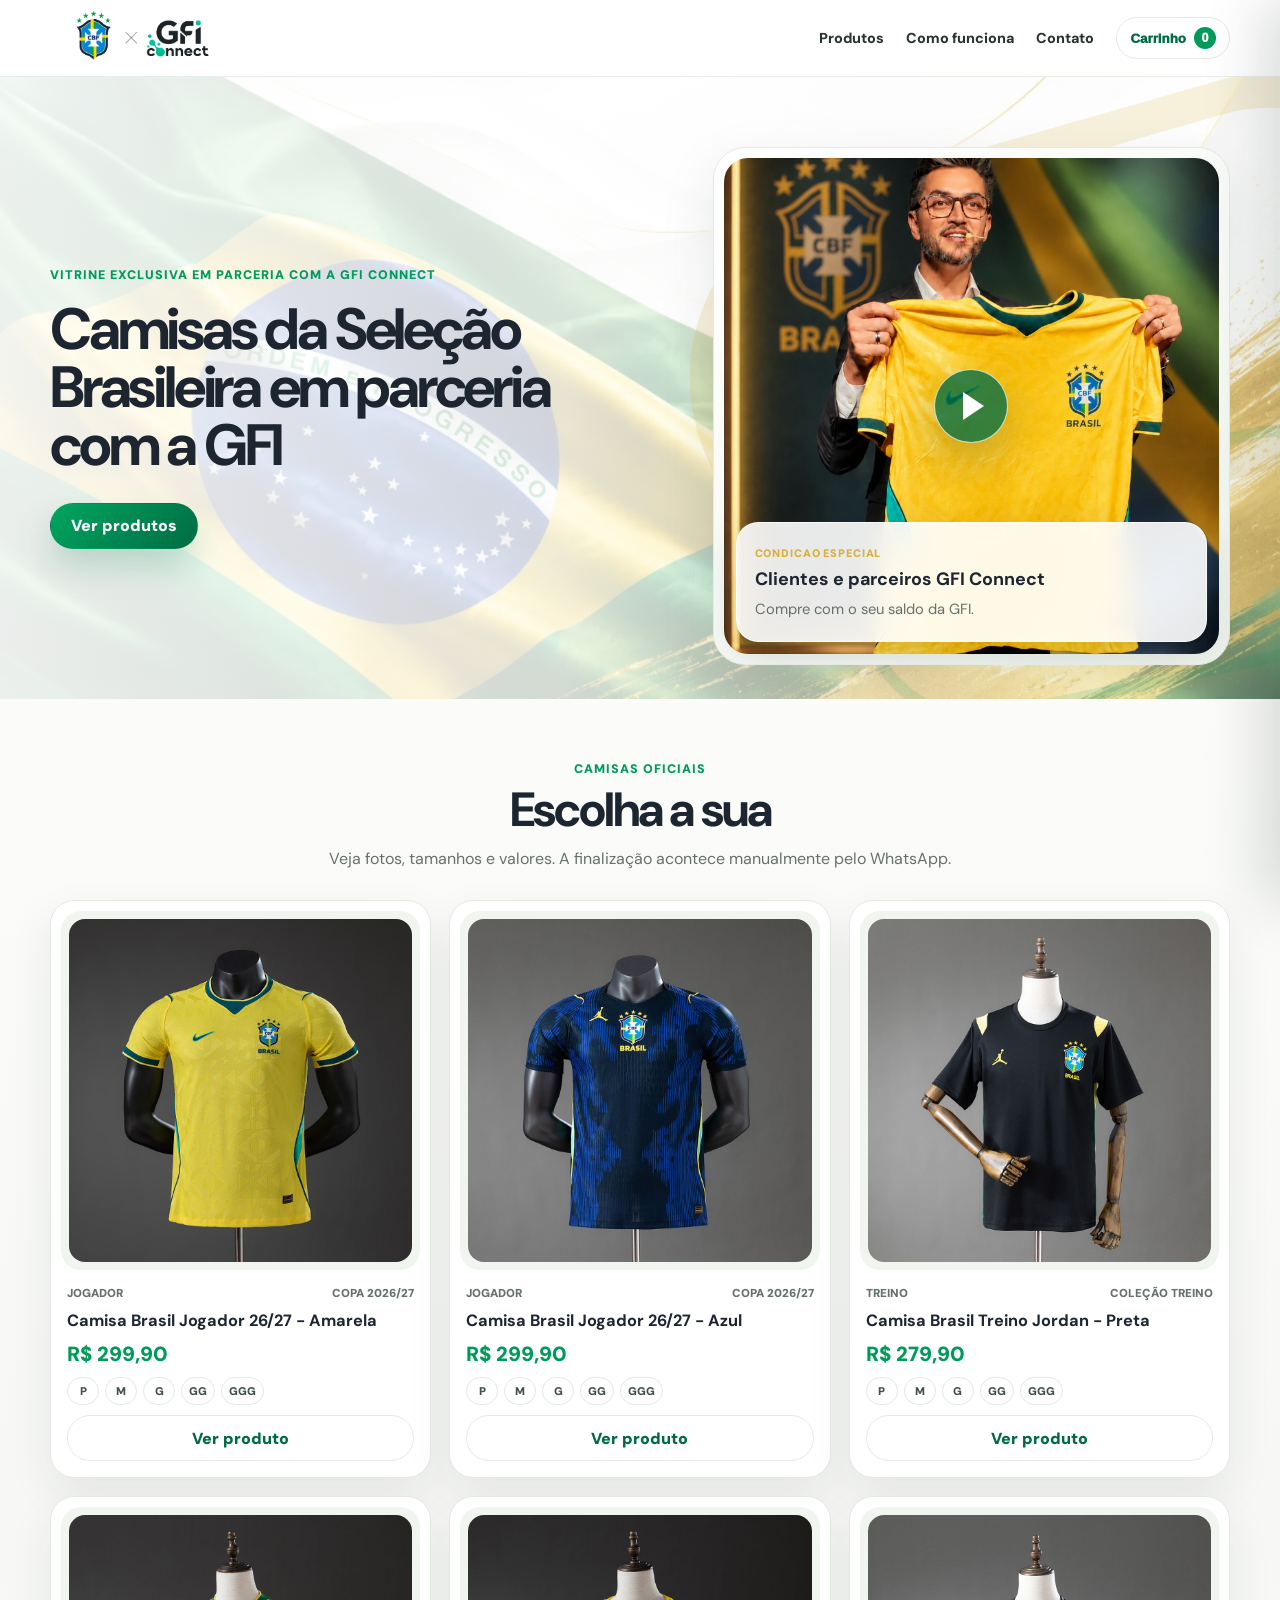
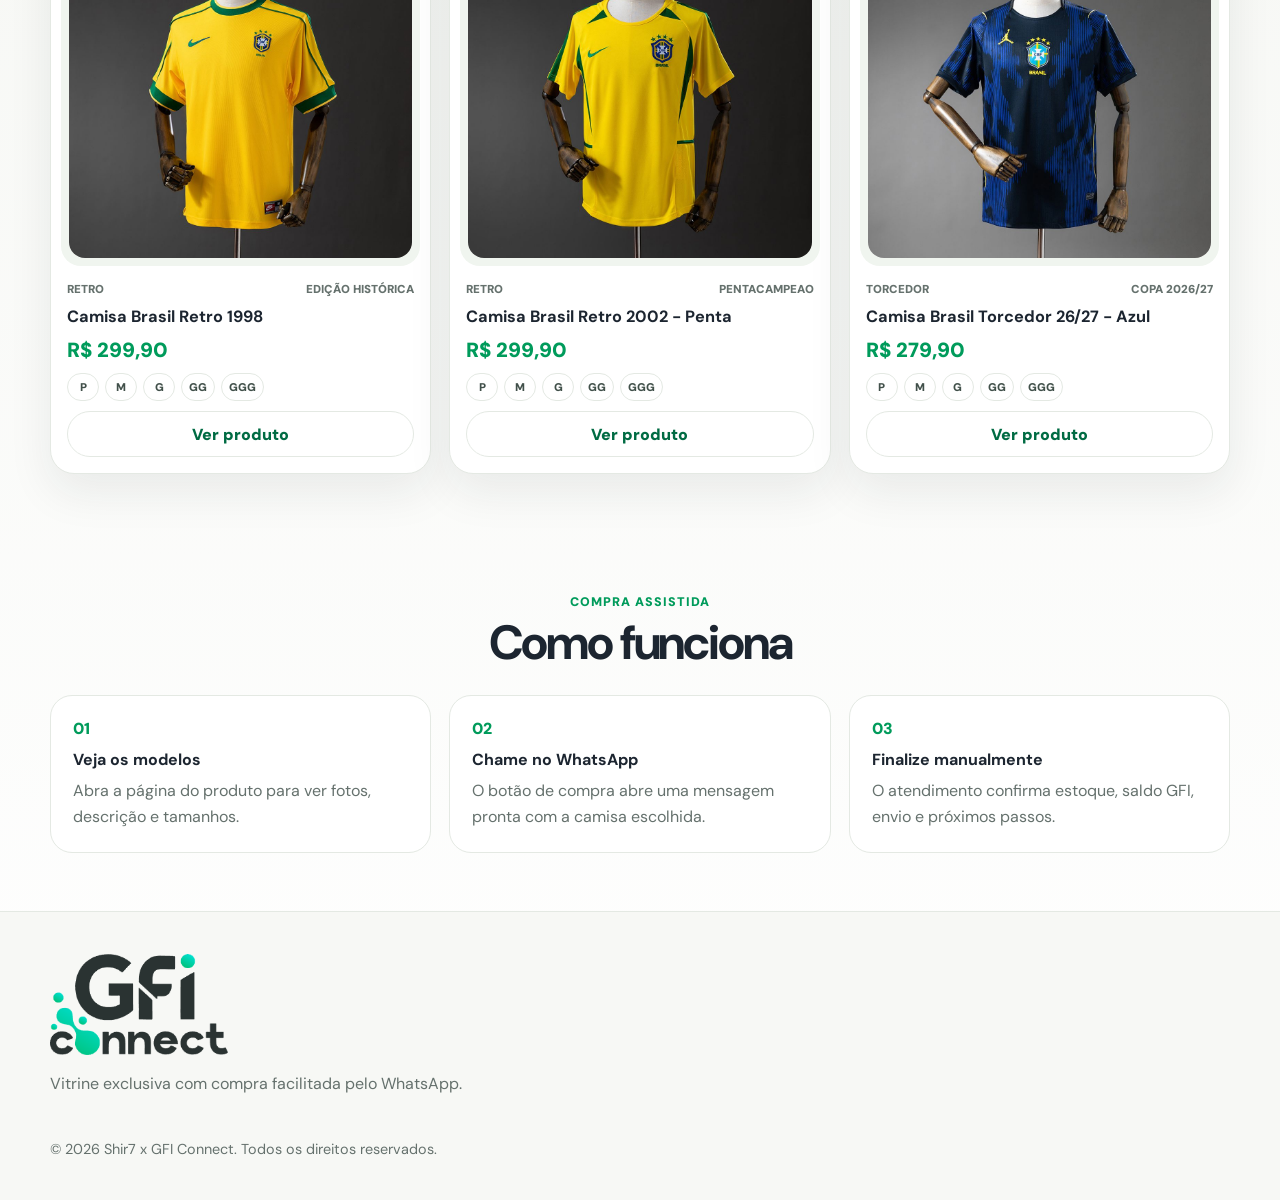
<file: index.html>
<!DOCTYPE html>
<html lang="pt-BR">
  <head>
    <meta charset="UTF-8" />
    <meta name="viewport" content="width=device-width, initial-scale=1.0" />
    <meta
      name="description"
      content="Vitrine exclusiva de camisas em parceria com a GFI Connect. Produtos selecionados e atendimento pelo WhatsApp."
    />
    <title>Camisas do Brasil com saldo GFI</title>
    <meta property="og:title" content="Camisas do Brasil com saldo GFI" />
    <meta
      property="og:description"
      content="Vitrine exclusiva de camisas em parceria com a GFI Connect. Compre pelo WhatsApp usando saldo GFI."
    />
    <meta property="og:image" content="https://gficamisasbrasil.github.io/site/assets/logos/favicon.png?v=2" />
    <meta property="og:url" content="https://gficamisasbrasil.github.io/site/" />
    <meta property="og:type" content="website" />
    <meta name="twitter:card" content="summary_large_image" />
    <meta name="twitter:title" content="Camisas do Brasil com saldo GFI" />
    <meta
      name="twitter:description"
      content="Vitrine exclusiva de camisas em parceria com a GFI Connect. Compre pelo WhatsApp usando saldo GFI."
    />
    <meta name="twitter:image" content="https://gficamisasbrasil.github.io/site/assets/logos/favicon.png?v=2" />
    <link rel="icon" type="image/png" href="assets/logos/favicon.png?v=2" />
    <link rel="shortcut icon" href="favicon.ico?v=2" />
    <link rel="preconnect" href="https://fonts.googleapis.com" />
    <link rel="preconnect" href="https://fonts.gstatic.com" crossorigin />
    <link
      href="https://fonts.googleapis.com/css2?family=DM+Sans:ital,opsz,wght@0,9..40,400;0,9..40,500;0,9..40,600;0,9..40,700;1,9..40,400&display=swap"
      rel="stylesheet"
    />
    <link rel="stylesheet" href="css/styles.css" />
  </head>
  <body>
    <a class="skip-link" href="#produtos">Ir para os produtos</a>

    <header class="site-header">
      <div class="container site-header__inner">
        <a class="brand" href="index.html" aria-label="Pagina inicial">
          <img src="assets/logos/gfi-cbf-menu-banner-transparent.png" alt="CBF e GFI Connect" width="300" height="92" />
        </a>
        <button class="nav-toggle" type="button" aria-label="Abrir menu" aria-expanded="false">
          <span></span><span></span><span></span>
        </button>
        <nav class="site-nav" aria-label="Navegacao principal">
          <a href="#produtos">Produtos</a>
          <a href="#como-funciona">Como funciona</a>
          <a href="#contato">Contato</a>
          <button class="cart-button" type="button" data-cart-open>
            Carrinho <span data-cart-count>0</span>
          </button>
        </nav>
      </div>
    </header>

    <main>
      <section id="inicio" class="hero" aria-labelledby="hero-title">
        <div class="container hero-grid">
          <div class="hero-copy">
            <span class="eyebrow">Vitrine exclusiva em parceria com a GFI Connect</span>
            <h1 id="hero-title">Camisas da Seleção Brasileira em parceria com a GFI</h1>
            <div class="hero-actions">
              <a class="btn btn--primary" href="#produtos">Ver produtos</a>
            </div>
          </div>

          <div class="hero-panel" aria-label="Parceria GFI Connect e CBF">
            <video
              id="hero-video"
              class="hero-panel__video"
              src="Videos/WhatsApp Video 2026-05-26 at 11.41.42.mp4"
              poster="assets/hero/hero-video-poster.png"
              playsinline
              preload="metadata"
              aria-label="Video da parceria GFI"
            ></video>
            <button class="hero-video-play" type="button" aria-label="Iniciar video">
              <span></span>
            </button>
            <div class="hero-panel__content">
              <span>Condicao especial</span>
              <strong>Clientes e parceiros GFI Connect</strong>
              <p>Compre com o seu saldo da GFI.</p>
            </div>
          </div>
        </div>
      </section>

      <section id="produtos" class="section section--products">
        <div class="container">
          <header class="section-header">
            <span class="section-kicker">Camisas oficiais</span>
            <h2 class="section-title">Escolha a sua</h2>
            <p class="section-lead section-lead--center">
              Veja fotos, tamanhos e valores. A finalização acontece manualmente pelo WhatsApp.
            </p>
          </header>
          <div id="products-grid" class="products-grid" aria-live="polite" aria-busy="true"></div>
        </div>
      </section>

      <section id="como-funciona" class="section section--steps">
        <div class="container">
          <header class="section-header">
            <span class="section-kicker">Compra assistida</span>
            <h2 class="section-title">Como funciona</h2>
          </header>
          <div class="steps-grid">
            <article class="step-card">
              <span>01</span>
              <h3>Veja os modelos</h3>
              <p>Abra a página do produto para ver fotos, descrição e tamanhos.</p>
            </article>
            <article class="step-card">
              <span>02</span>
              <h3>Chame no WhatsApp</h3>
              <p>O botão de compra abre uma mensagem pronta com a camisa escolhida.</p>
            </article>
            <article class="step-card">
              <span>03</span>
              <h3>Finalize manualmente</h3>
              <p>O atendimento confirma estoque, saldo GFI, envio e próximos passos.</p>
            </article>
          </div>
        </div>
      </section>

    </main>

    <footer id="contato" class="site-footer">
      <div class="container site-footer__grid">
        <div>
          <img src="assets/logos/gfi-connect-footer.png" alt="GFI Connect" class="footer-logo" width="180" />
          <p>Vitrine exclusiva com compra facilitada pelo WhatsApp.</p>
        </div>
      </div>
      <div class="container site-footer__bottom">
        <p>&copy; <span id="footer-year"></span> Shir7 x GFI Connect. Todos os direitos reservados.</p>
      </div>
    </footer>

    <aside id="cart-panel" class="cart-panel" aria-label="Carrinho de compras">
      <div class="cart-panel__header">
        <h2>Carrinho</h2>
        <button type="button" data-cart-close aria-label="Fechar carrinho">×</button>
      </div>
      <div id="cart-items" class="cart-items"></div>
      <div class="cart-panel__footer">
        <p>Total: <strong id="cart-total">R$ 0,00</strong></p>
        <a id="cart-checkout" class="btn btn--whatsapp" href="#" target="_blank" rel="noopener noreferrer">
          Finalizar pelo WhatsApp
        </a>
        <button id="cart-clear" class="cart-clear" type="button">Limpar carrinho</button>
      </div>
    </aside>

    <script type="module" src="js/app.js"></script>
  </body>
</html>
</file>
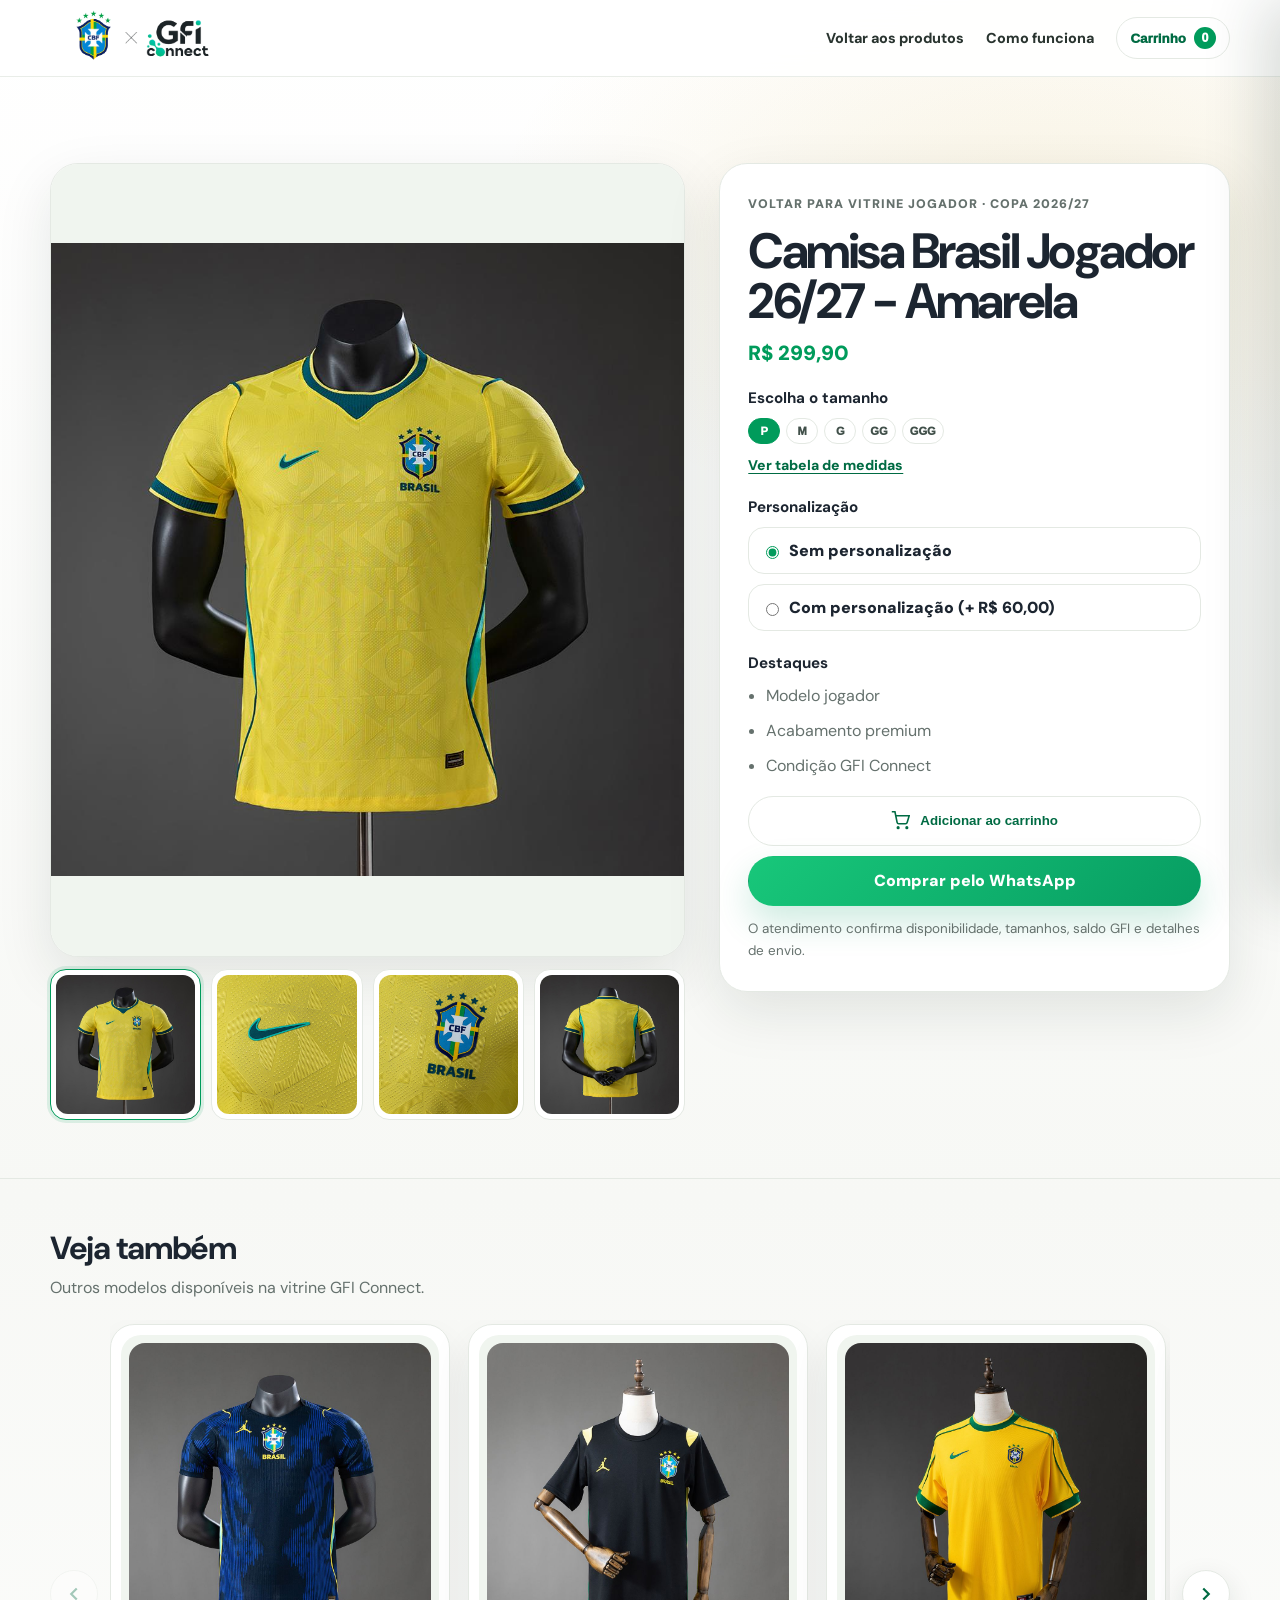
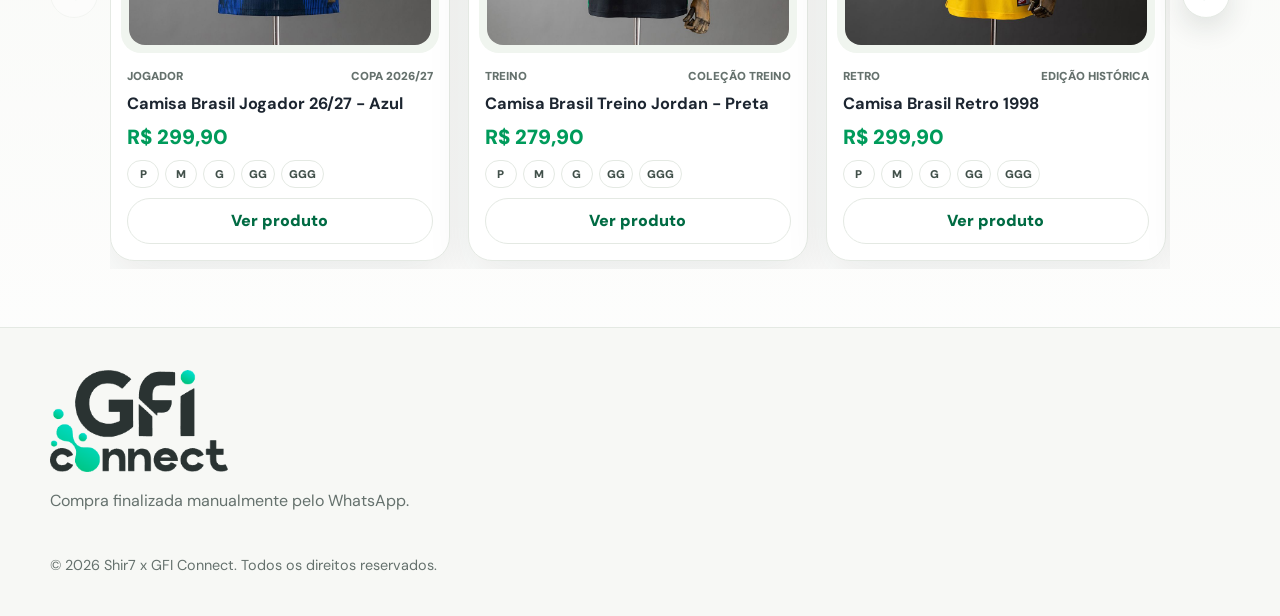
<file: produto.html>
<!doctype html>
<html lang="pt-BR">
  <head>
    <meta charset="UTF-8" />
    <meta name="viewport" content="width=device-width, initial-scale=1.0" />
    <meta
      name="description"
      content="Detalhes da camisa selecionada na vitrine GFI Connect, com fotos, tamanhos e compra pelo WhatsApp."
    />
    <title>Camisas do Brasil com saldo GFI</title>
    <meta property="og:title" content="Camisas do Brasil com saldo GFI" />
    <meta
      property="og:description"
      content="Vitrine exclusiva de camisas em parceria com a GFI Connect. Compre pelo WhatsApp usando saldo GFI."
    />
    <meta property="og:image" content="https://gficamisasbrasil.github.io/site/assets/logos/favicon.png?v=2" />
    <meta property="og:url" content="https://gficamisasbrasil.github.io/site/" />
    <meta property="og:type" content="website" />
    <meta name="twitter:card" content="summary_large_image" />
    <meta name="twitter:title" content="Camisas do Brasil com saldo GFI" />
    <meta
      name="twitter:description"
      content="Vitrine exclusiva de camisas em parceria com a GFI Connect. Compre pelo WhatsApp usando saldo GFI."
    />
    <meta name="twitter:image" content="https://gficamisasbrasil.github.io/site/assets/logos/favicon.png?v=2" />
    <link rel="icon" type="image/png" href="assets/logos/favicon.png?v=2" />
    <link rel="shortcut icon" href="favicon.ico?v=2" />
    <link rel="preconnect" href="https://fonts.googleapis.com" />
    <link rel="preconnect" href="https://fonts.gstatic.com" crossorigin />
    <link
      href="https://fonts.googleapis.com/css2?family=DM+Sans:ital,opsz,wght@0,9..40,400;0,9..40,500;0,9..40,600;0,9..40,700;1,9..40,400&display=swap"
      rel="stylesheet"
    />
    <link rel="stylesheet" href="css/styles.css" />
  </head>
  <body>
    <header class="site-header">
      <div class="container site-header__inner">
        <a class="brand" href="index.html" aria-label="Voltar para a vitrine">
          <img
            src="assets/logos/gfi-cbf-menu-banner-transparent.png"
            alt="CBF e GFI Connect"
            width="300"
            height="92"
          />
        </a>
        <nav
          class="site-nav site-nav--simple"
          aria-label="Navegacao do produto"
        >
          <a href="index.html#produtos">Voltar aos produtos</a>
          <a href="index.html#como-funciona">Como funciona</a>
          <button class="cart-button" type="button" data-cart-open>
            Carrinho <span data-cart-count>0</span>
          </button>
        </nav>
      </div>
    </header>

    <main class="product-page">
      <section class="section">
        <div class="container product-detail">
          <div class="product-gallery">
            <div class="product-gallery__main">
              <img id="product-main-image" src="" alt="" />
            </div>
            <div
              id="product-thumbs"
              class="product-thumbs"
              aria-label="Fotos do produto"
            ></div>
          </div>

          <article class="product-info">
            <a class="back-link" href="index.html#produtos"
              >Voltar para vitrine</a
            >
            <span id="product-category" class="product-info__category"></span>
            <h1 id="product-title"></h1>
            <p id="product-price" class="product-info__price"></p>

            <div class="product-info__block">
              <h2>Escolha o tamanho</h2>
              <div
                id="product-sizes"
                class="size-list size-list--selectable"
              ></div>
              <button
                id="size-guide-open"
                class="size-guide-link"
                type="button"
                aria-haspopup="dialog"
                aria-controls="size-guide-modal"
              >
                Ver tabela de medidas
              </button>
            </div>

            <div class="product-info__block">
              <h2>Personalização</h2>
              <div
                class="custom-options"
                role="radiogroup"
                aria-label="Personalização da camisa"
              >
                <label>
                  <input type="radio" name="customization" value="no" checked />
                  Sem personalização
                </label>
                <label>
                  <input type="radio" name="customization" value="yes" />
                  Com personalização (+ R$ 60,00)
                </label>
              </div>
              <div id="custom-fields" class="custom-fields" hidden>
                <label>
                  Nome na camisa
                  <input
                    id="custom-name"
                    type="text"
                    placeholder="Ex.: Neymar Jr."
                    autocomplete="off"
                  />
                </label>
                <label>
                  Número
                  <input
                    id="custom-number"
                    type="text"
                    inputmode="numeric"
                    placeholder="Ex.: 10"
                    autocomplete="off"
                  />
                </label>
              </div>
            </div>

            <div class="product-info__block">
              <h2>Destaques</h2>
              <ul id="product-highlights" class="highlight-list"></ul>
            </div>

            <button
              id="product-add-cart"
              class="btn btn--ghost product-info__buy"
              type="button"
            >
              <svg
                aria-hidden="true"
                width="19"
                height="19"
                viewBox="0 0 24 24"
                fill="none"
                stroke="currentColor"
                stroke-width="2"
              >
                <circle cx="9" cy="21" r="1" />
                <circle cx="20" cy="21" r="1" />
                <path
                  d="M1 1h4l2.7 13.4a2 2 0 0 0 2 1.6h8.7a2 2 0 0 0 2-1.6L23 6H6"
                />
              </svg>
              Adicionar ao carrinho
            </button>
            <a
              id="product-buy"
              class="btn btn--whatsapp product-info__buy"
              href="https://wa.me/"
              target="_blank"
              rel="noopener noreferrer"
            >
              Comprar pelo WhatsApp
            </a>
            <p class="product-info__note">
              O atendimento confirma disponibilidade, tamanhos, saldo GFI e
              detalhes de envio.
            </p>
          </article>
        </div>
      </section>

      <section class="section section--related" aria-labelledby="related-products-title">
        <div class="container">
          <div class="section-heading">
            <h2 id="related-products-title">Veja também</h2>
            <p>Outros modelos disponíveis na vitrine GFI Connect.</p>
          </div>
          <div class="product-carousel">
            <button
              class="product-carousel__arrow product-carousel__arrow--prev"
              type="button"
              data-carousel-prev
              aria-label="Ver camisa anterior"
              disabled
            >
              <svg aria-hidden="true" width="22" height="22" viewBox="0 0 24 24" fill="none" stroke="currentColor" stroke-width="2.4">
                <path d="M15 18l-6-6 6-6" />
              </svg>
            </button>
            <div
              id="related-products"
              class="product-carousel__track"
              aria-label="Outros produtos"
              aria-busy="true"
              tabindex="0"
            ></div>
            <button
              class="product-carousel__arrow product-carousel__arrow--next"
              type="button"
              data-carousel-next
              aria-label="Ver próxima camisa"
            >
              <svg aria-hidden="true" width="22" height="22" viewBox="0 0 24 24" fill="none" stroke="currentColor" stroke-width="2.4">
                <path d="M9 18l6-6-6-6" />
              </svg>
            </button>
          </div>
        </div>
      </section>
    </main>

    <div
      id="size-guide-modal"
      class="modal"
      role="dialog"
      aria-modal="true"
      aria-labelledby="size-guide-title"
      hidden
    >
      <div class="modal__overlay" data-size-guide-close></div>
      <div class="modal__panel modal__panel--wide">
        <div class="modal__header">
          <h2 id="size-guide-title">Tabela de medidas</h2>
          <button
            class="modal__close"
            type="button"
            aria-label="Fechar tabela de medidas"
            data-size-guide-close
          >
            ×
          </button>
        </div>
        <div id="size-guide-content" class="modal__body"></div>
      </div>
    </div>

    <footer class="site-footer">
      <div class="container site-footer__grid">
        <div>
          <img
            src="assets/logos/gfi-connect-footer.png"
            alt="GFI Connect"
            class="footer-logo"
            width="180"
          />
          <p>Compra finalizada manualmente pelo WhatsApp.</p>
        </div>
      </div>
      <div class="container site-footer__bottom">
        <p>
          &copy; <span id="footer-year"></span> Shir7 x GFI Connect. Todos os
          direitos reservados.
        </p>
      </div>
    </footer>

    <aside id="cart-panel" class="cart-panel" aria-label="Carrinho de compras">
      <div class="cart-panel__header">
        <h2>Carrinho</h2>
        <button type="button" data-cart-close aria-label="Fechar carrinho">
          ×
        </button>
      </div>
      <div id="cart-items" class="cart-items"></div>
      <div class="cart-panel__footer">
        <p>Total: <strong id="cart-total">R$ 0,00</strong></p>
        <a
          id="cart-checkout"
          class="btn btn--whatsapp"
          href="#"
          target="_blank"
          rel="noopener noreferrer"
        >
          Finalizar pelo WhatsApp
        </a>
        <button id="cart-clear" class="cart-clear" type="button">
          Limpar carrinho
        </button>
      </div>
    </aside>

    <script type="module" src="js/product-page.js"></script>
  </body>
</html>
</file>
<file: css/styles.css>
:root {
  --bg: #f7f8f5;
  --surface: #ffffff;
  --surface-soft: #f0f5ef;
  --text: #1c2530;
  --muted: #65716d;
  --line: #e4e9e3;
  --green: #009b5b;
  --green-dark: #006b43;
  --gold: #d6af3f;
  --shadow: 0 20px 55px rgba(22, 42, 32, 0.1);
  --container: 1180px;
}

* {
  box-sizing: border-box;
}

html {
  scroll-behavior: smooth;
}

body {
  margin: 0;
  min-height: 100vh;
  font-family: "DM Sans", system-ui, -apple-system, BlinkMacSystemFont, "Segoe UI", sans-serif;
  color: var(--text);
  background:
    radial-gradient(900px 520px at 82% 10%, rgba(214, 175, 63, 0.14), transparent 62%),
    linear-gradient(180deg, #ffffff 0%, var(--bg) 54%, #ffffff 100%);
}

img,
video {
  display: block;
  max-width: 100%;
}

a {
  color: inherit;
  text-decoration: none;
}

.container {
  width: min(100% - 48px, var(--container));
  margin-inline: auto;
}

.skip-link {
  position: absolute;
  left: -999px;
  top: 16px;
  z-index: 100;
  padding: 10px 14px;
  border-radius: 999px;
  background: var(--green);
  color: #fff;
}

.skip-link:focus {
  left: 20px;
}

.site-header {
  position: sticky;
  top: 0;
  z-index: 50;
  background: rgba(255, 255, 255, 0.9);
  border-bottom: 1px solid rgba(228, 233, 227, 0.8);
  backdrop-filter: blur(18px);
}

.site-header__inner {
  min-height: 76px;
  display: flex;
  align-items: center;
  justify-content: space-between;
  gap: 26px;
}

.brand {
  display: inline-flex;
  align-items: center;
}

.brand img {
  width: 172px;
  height: auto;
}

.site-nav {
  display: flex;
  align-items: center;
  gap: 22px;
}

.site-nav a {
  color: #29342f;
  font-size: 0.9rem;
  font-weight: 800;
}

.site-nav a:hover {
  color: var(--green);
}

.nav-toggle {
  display: none;
  width: 42px;
  height: 42px;
  border: 1px solid var(--line);
  border-radius: 14px;
  background: #fff;
  cursor: pointer;
}

.nav-toggle span {
  display: block;
  width: 18px;
  height: 2px;
  margin: 4px auto;
  border-radius: 99px;
  background: var(--text);
}

.btn {
  min-height: 46px;
  display: inline-flex;
  align-items: center;
  justify-content: center;
  gap: 10px;
  padding: 0 20px;
  border: 1px solid transparent;
  border-radius: 999px;
  font-weight: 900;
  transition: transform 0.18s ease, box-shadow 0.18s ease, background 0.18s ease;
}

.btn:hover {
  transform: translateY(-2px);
}

.btn--sm {
  min-height: 38px;
  padding-inline: 16px;
  font-size: 0.85rem;
}

.btn--primary {
  color: #fff;
  background: linear-gradient(135deg, #00a660, var(--green-dark));
  box-shadow: 0 16px 35px rgba(0, 107, 67, 0.22);
}

.btn--ghost,
.btn--dark {
  color: var(--green-dark);
  background: #fff;
  border-color: var(--line);
}

.btn--dark {
  width: 100%;
}

.btn--whatsapp {
  width: 100%;
  color: #fff;
  background: linear-gradient(135deg, #18c77a, #079d62);
  box-shadow: 0 16px 35px rgba(7, 157, 98, 0.2);
}

.hero {
  position: relative;
  overflow: hidden;
  padding: 70px 0 34px;
  background:
    linear-gradient(90deg, rgba(255, 255, 255, 0.92) 0%, rgba(255, 255, 255, 0.82) 44%, rgba(255, 255, 255, 0.34) 100%),
    url("../assets/logos/hero-bg-cbf-gold.png") center right / cover no-repeat;
}

.hero::before,
.hero::after {
  content: "";
  position: absolute;
  pointer-events: none;
  border-radius: 999px;
}

.hero::before {
  width: 720px;
  height: 320px;
  right: -190px;
  top: 52px;
  border: 34px solid rgba(214, 175, 63, 0.18);
  transform: rotate(-16deg);
}

.hero::after {
  width: 520px;
  height: 210px;
  right: -120px;
  bottom: 8px;
  border: 12px solid rgba(0, 155, 91, 0.12);
  transform: rotate(-12deg);
}

.hero-grid {
  position: relative;
  z-index: 1;
  display: grid;
  grid-template-columns: minmax(0, 0.95fr) minmax(360px, 0.8fr);
  align-items: center;
  gap: 48px;
}

.eyebrow,
.section-kicker {
  display: inline-flex;
  align-items: center;
  color: var(--green);
  font-size: 0.78rem;
  font-weight: 1000;
  letter-spacing: 0.08em;
  text-transform: uppercase;
}

.hero h1 {
  max-width: 620px;
  margin: 16px 0 0;
  font-size: clamp(2.45rem, 4.55vw, 4.2rem);
  line-height: 1;
  letter-spacing: -0.055em;
}

.hero h1::first-line {
  color: var(--text);
}

.hero p {
  max-width: 590px;
  margin: 20px 0 0;
  color: var(--muted);
  font-size: 1.02rem;
  line-height: 1.75;
}

.hero-actions {
  display: flex;
  flex-wrap: wrap;
  gap: 12px;
  margin-top: 28px;
}

.hero-mini-benefits {
  display: flex;
  flex-wrap: wrap;
  gap: 18px;
  margin-top: 44px;
}

.hero-mini-benefits span {
  display: inline-flex;
  align-items: center;
  gap: 8px;
  color: #3f4b46;
  font-size: 0.84rem;
  font-weight: 800;
}

.hero-mini-benefits span::before {
  content: "";
  width: 9px;
  height: 9px;
  border: 2px solid var(--green);
  border-radius: 999px;
}

.hero-panel {
  position: relative;
  aspect-ratio: 1;
  overflow: hidden;
  padding: 10px;
  border: 1px solid var(--line);
  border-radius: 32px;
  background: linear-gradient(145deg, #ffffff, #f0f5ee);
  box-shadow: var(--shadow);
}

.hero-panel__video {
  width: 100%;
  height: 100%;
  object-fit: cover;
  border-radius: 24px;
  cursor: pointer;
}

.hero-video-play {
  position: absolute;
  top: 50%;
  left: 50%;
  z-index: 3;
  width: 74px;
  height: 74px;
  display: grid;
  place-items: center;
  border: 1px solid rgba(255, 255, 255, 0.72);
  border-radius: 999px;
  color: #fff;
  background: rgba(0, 107, 67, 0.78);
  box-shadow: 0 18px 45px rgba(0, 0, 0, 0.22);
  cursor: pointer;
  transform: translate(-50%, -50%);
}

.hero-video-play span {
  width: 0;
  height: 0;
  margin-left: 5px;
  border-top: 14px solid transparent;
  border-bottom: 14px solid transparent;
  border-left: 21px solid currentColor;
}

.hero-panel.is-playing .hero-video-play {
  opacity: 0;
  pointer-events: none;
}

.hero-panel__content {
  position: absolute;
  right: 22px;
  bottom: 22px;
  left: 22px;
  padding: 18px;
  border: 1px solid rgba(255, 255, 255, 0.74);
  border-radius: 22px;
  background: rgba(255, 255, 255, 0.9);
  box-shadow: 0 14px 40px rgba(17, 40, 28, 0.16);
  backdrop-filter: blur(14px);
}

.hero-panel__content span {
  color: var(--gold);
  font-size: 0.68rem;
  font-weight: 1000;
  letter-spacing: 0.08em;
  text-transform: uppercase;
}

.hero-panel__content strong {
  display: block;
  margin-top: 5px;
  color: var(--text);
  font-size: 1.12rem;
}

.hero-panel__content p {
  margin: 6px 0 0;
  color: var(--muted);
  font-size: 0.92rem;
}

.section {
  padding: 58px 0;
}

.section--compact {
  padding: 30px 0;
}

.section-header {
  max-width: 740px;
  margin: 0 auto 28px;
  text-align: center;
}

.section-title {
  margin: 8px 0 0;
  font-size: clamp(2rem, 4vw, 3rem);
  line-height: 1;
  letter-spacing: -0.045em;
}

.section-lead {
  margin: 12px 0 0;
  color: var(--muted);
  line-height: 1.65;
}

.section-lead--center {
  margin-inline: auto;
}

.benefit-grid,
.trust-row,
.steps-grid {
  display: grid;
  gap: 18px;
}

.benefit-grid {
  grid-template-columns: repeat(3, 1fr);
  padding: 22px;
  border: 1px solid var(--line);
  border-radius: 24px;
  background: rgba(255, 255, 255, 0.78);
  box-shadow: var(--shadow);
}

.benefit-card,
.step-card,
.trust-row article {
  padding: 22px;
  border: 1px solid var(--line);
  border-radius: 22px;
  background: var(--surface);
}

.benefit-card span,
.step-card span {
  color: var(--green);
  font-weight: 1000;
}

.benefit-card h3,
.step-card h3,
.trust-row h3 {
  margin: 10px 0 8px;
  font-size: 1rem;
}

.benefit-card p,
.step-card p,
.trust-row p {
  margin: 0;
  color: var(--muted);
  line-height: 1.6;
}

.products-grid {
  display: grid;
  grid-template-columns: repeat(3, minmax(220px, 1fr));
  gap: 18px;
}

.product-card {
  overflow: hidden;
  border: 1px solid var(--line);
  border-radius: 24px;
  background: var(--surface);
  box-shadow: 0 18px 45px rgba(22, 42, 32, 0.08);
}

.product-card__media {
  position: relative;
  display: block;
  width: calc(100% - 20px);
  aspect-ratio: 1;
  margin: 10px auto 0;
  padding: 8px;
  border-radius: 20px;
  background: var(--surface-soft);
}

.product-card__media img {
  width: 100%;
  height: 100%;
  object-fit: contain;
  border-radius: 16px;
  background: #f6f6f3;
}

.product-card__body {
  display: grid;
  gap: 10px;
  padding: 16px;
}

.product-card__meta {
  display: flex;
  justify-content: space-between;
  gap: 8px;
  color: var(--muted);
  font-size: 0.72rem;
  font-weight: 1000;
  text-transform: uppercase;
}

.product-card__title {
  margin: 0;
  font-size: 1.02rem;
  line-height: 1.22;
}

.product-card__price,
.product-info__price {
  margin: 0;
  color: var(--green);
  font-size: 1.28rem;
  font-weight: 1000;
}

.size-list {
  display: flex;
  flex-wrap: nowrap;
  gap: 6px;
}

.size-chip {
  min-width: 32px;
  padding: 6px 7px;
  border: 1px solid var(--line);
  border-radius: 999px;
  color: #41504a;
  background: #fff;
  font-size: 0.7rem;
  font-weight: 1000;
  text-align: center;
}

.size-chip--button {
  cursor: pointer;
  transition: 0.16s ease;
}

.size-chip--button:hover,
.size-chip--button.is-active {
  color: #fff;
  background: var(--green);
  border-color: var(--green);
}

.whatsapp-strip {
  min-height: 82px;
  display: grid;
  grid-template-columns: auto 1fr auto;
  align-items: center;
  gap: 20px;
  padding: 20px 26px;
  border: 1px solid var(--line);
  border-radius: 22px;
  background: var(--surface);
  box-shadow: var(--shadow);
}

.whatsapp-strip strong {
  color: var(--green);
  font-size: 1.05rem;
}

.whatsapp-strip p {
  margin: 0;
  color: var(--muted);
}

.strip-link {
  color: var(--green-dark);
  font-weight: 1000;
}

.steps-grid,
.trust-row {
  grid-template-columns: repeat(3, 1fr);
}

.site-footer {
  padding: 42px 0 24px;
  background: #f7f8f5;
  border-top: 1px solid var(--line);
}

.site-footer__grid {
  display: grid;
  grid-template-columns: 1fr;
}

.footer-logo {
  width: 178px;
  margin-bottom: 14px;
}

.site-footer p,
.site-footer a {
  color: var(--muted);
  line-height: 1.65;
}

.site-footer__bottom {
  margin-top: 24px;
  color: var(--muted);
  font-size: 0.9rem;
}

.product-page {
  padding-top: 28px;
}

.product-detail {
  display: grid;
  grid-template-columns: minmax(0, 1.02fr) minmax(320px, 0.82fr);
  gap: 34px;
  align-items: start;
}

.product-gallery__main,
.product-info {
  border: 1px solid var(--line);
  border-radius: 28px;
  background: var(--surface);
  box-shadow: var(--shadow);
}

.product-gallery__main {
  overflow: hidden;
}

.product-gallery__main img {
  width: 100%;
  aspect-ratio: 4 / 5;
  object-fit: contain;
  background: var(--surface-soft);
}

.product-thumbs {
  display: grid;
  grid-template-columns: repeat(4, 1fr);
  gap: 10px;
  margin-top: 12px;
}

.product-thumb {
  cursor: pointer;
  overflow: hidden;
  padding: 5px;
  border: 1px solid var(--line);
  border-radius: 16px;
  background: #fff;
}

.product-thumb.is-active {
  border-color: var(--green);
  box-shadow: 0 0 0 3px rgba(0, 155, 91, 0.12);
}

.product-thumb img {
  width: 100%;
  aspect-ratio: 1;
  object-fit: cover;
  border-radius: 12px;
}

.product-info {
  position: sticky;
  top: 102px;
  padding: 28px;
}

.back-link,
.product-info__category {
  color: var(--muted);
  font-size: 0.78rem;
  font-weight: 1000;
  letter-spacing: 0.08em;
  text-transform: uppercase;
}

.product-info h1 {
  margin: 14px 0;
  font-size: clamp(2rem, 4vw, 3.1rem);
  line-height: 1;
  letter-spacing: -0.05em;
}

.highlight-list,
.product-info__note {
  color: var(--muted);
  line-height: 1.68;
}

.product-info__block {
  margin-top: 22px;
}

.product-info__block h2 {
  margin: 0 0 10px;
  font-size: 0.95rem;
}

.size-guide-link {
  margin-top: 12px;
  padding: 0;
  border: 0;
  color: var(--green-dark);
  background: transparent;
  font: inherit;
  font-size: 0.88rem;
  font-weight: 800;
  text-decoration: underline;
  text-underline-offset: 3px;
  cursor: pointer;
}

.size-guide-link:hover {
  color: var(--green);
}

.section--related {
  padding-top: 48px;
  border-top: 1px solid var(--line);
}

.section-heading {
  display: grid;
  gap: 8px;
  margin-bottom: 22px;
}

.section-heading h2 {
  margin: 0;
  font-size: clamp(1.5rem, 3vw, 2rem);
  letter-spacing: -0.04em;
}

.section-heading p {
  margin: 0;
  color: var(--muted);
}

.product-carousel {
  position: relative;
  display: grid;
  grid-template-columns: auto 1fr auto;
  align-items: center;
  gap: 12px;
}

.product-carousel__arrow {
  z-index: 2;
  flex-shrink: 0;
  display: inline-grid;
  place-items: center;
  width: 48px;
  height: 48px;
  border: 1px solid var(--line);
  border-radius: 999px;
  color: var(--green-dark);
  background: #fff;
  box-shadow: 0 10px 28px rgba(22, 42, 32, 0.12);
  cursor: pointer;
  transition: 0.16s ease;
}

.product-carousel__arrow:hover:not(:disabled) {
  border-color: var(--green);
  color: #fff;
  background: var(--green);
  transform: scale(1.04);
}

.product-carousel__arrow:disabled {
  opacity: 0.35;
  cursor: not-allowed;
  box-shadow: none;
}

.product-carousel__track {
  display: flex;
  gap: 18px;
  overflow-x: auto;
  scroll-snap-type: x mandatory;
  scroll-behavior: smooth;
  -webkit-overflow-scrolling: touch;
  scrollbar-width: none;
  padding: 4px 2px 8px;
}

.product-carousel__track::-webkit-scrollbar {
  display: none;
}

.product-carousel__track .product-card {
  flex: 0 0 calc((100% - 36px) / 3);
  scroll-snap-align: start;
}

.modal {
  position: fixed;
  inset: 0;
  z-index: 100;
  display: grid;
  place-items: center;
  padding: 20px;
}

.modal[hidden] {
  display: none;
}

.modal-open {
  overflow: hidden;
}

.modal__overlay {
  position: absolute;
  inset: 0;
  background: rgba(12, 24, 18, 0.58);
  backdrop-filter: blur(3px);
}

.modal__panel {
  position: relative;
  z-index: 1;
  width: min(560px, 100%);
  max-height: min(88vh, 720px);
  display: grid;
  grid-template-rows: auto 1fr;
  overflow: hidden;
  border: 1px solid var(--line);
  border-radius: 24px;
  background: #fff;
  box-shadow: 0 28px 70px rgba(22, 42, 32, 0.22);
}

.modal__header {
  display: flex;
  align-items: center;
  justify-content: space-between;
  gap: 12px;
  padding: 18px 20px;
  border-bottom: 1px solid var(--line);
}

.modal__header h2 {
  margin: 0;
  font-size: 1.15rem;
}

.modal__close {
  width: 36px;
  height: 36px;
  border: 1px solid var(--line);
  border-radius: 999px;
  background: #fff;
  font-size: 1.35rem;
  line-height: 1;
  cursor: pointer;
}

.modal__panel--wide {
  width: min(920px, 100%);
}

.modal__body {
  overflow: auto;
  padding: 18px 20px 22px;
}

.size-guide__image {
  display: block;
  width: 100%;
  height: auto;
  border-radius: 16px;
  border: 1px solid var(--line);
}

.custom-options,
.custom-fields {
  display: grid;
  gap: 10px;
}

.custom-options label,
.custom-fields label {
  display: grid;
  gap: 7px;
  color: var(--text);
  font-weight: 900;
}

.custom-options label {
  grid-template-columns: auto 1fr;
  align-items: center;
  padding: 12px;
  border: 1px solid var(--line);
  border-radius: 16px;
  background: #fff;
  cursor: pointer;
}

.custom-options input {
  accent-color: var(--green);
}

.custom-fields {
  margin-top: 12px;
}

.custom-fields[hidden] {
  display: none;
}

.custom-fields input {
  width: 100%;
  min-height: 44px;
  padding: 0 12px;
  border: 1px solid var(--line);
  border-radius: 14px;
  color: var(--text);
  background: #fff;
  font: inherit;
  font-weight: 700;
}

.highlight-list {
  display: grid;
  gap: 8px;
  margin: 0;
  padding-left: 18px;
}

.product-info__buy {
  margin-top: 16px;
  width: 100%;
  min-height: 50px;
}

.product-info__buy + .product-info__buy {
  margin-top: 10px;
}

.product-info__note {
  margin: 12px 0 0;
  font-size: 0.84rem;
}

.cart-button {
  display: inline-flex;
  align-items: center;
  gap: 8px;
  padding: 9px 13px;
  border: 1px solid var(--line);
  border-radius: 999px;
  color: var(--green-dark);
  background: #fff;
  font-weight: 1000;
  cursor: pointer;
}

.cart-button span {
  min-width: 22px;
  min-height: 22px;
  display: inline-grid;
  place-items: center;
  border-radius: 999px;
  color: #fff;
  background: var(--green);
  font-size: 0.78rem;
}

.cart-panel {
  position: fixed;
  top: 0;
  right: 0;
  z-index: 90;
  width: min(420px, 100%);
  height: 100vh;
  display: grid;
  grid-template-rows: auto 1fr auto;
  background: #fff;
  border-left: 1px solid var(--line);
  box-shadow: -18px 0 55px rgba(22, 42, 32, 0.16);
  transform: translateX(100%);
  transition: transform 0.22s ease;
}

.cart-panel.is-open {
  transform: translateX(0);
}

.cart-panel__header,
.cart-panel__footer {
  padding: 20px;
  border-bottom: 1px solid var(--line);
}

.cart-panel__header {
  display: flex;
  align-items: center;
  justify-content: space-between;
}

.cart-panel__header h2 {
  margin: 0;
}

.cart-panel__header button,
.cart-clear,
.cart-item__actions button {
  border: 1px solid var(--line);
  border-radius: 999px;
  background: #fff;
  cursor: pointer;
  font-weight: 900;
}

.cart-panel__header button {
  width: 36px;
  height: 36px;
  font-size: 1.35rem;
}

.cart-items {
  overflow: auto;
  padding: 14px 20px;
}

.cart-empty {
  color: var(--muted);
}

.cart-item {
  display: grid;
  gap: 12px;
  padding: 14px 0;
  border-bottom: 1px solid var(--line);
}

.cart-item strong {
  display: block;
  line-height: 1.3;
}

.cart-item span {
  color: var(--muted);
  font-size: 0.9rem;
}

.cart-item__actions {
  display: flex;
  align-items: center;
  gap: 8px;
  flex-wrap: wrap;
}

.cart-item__actions button {
  min-width: 32px;
  min-height: 32px;
  padding: 0 10px;
}

.cart-panel__footer {
  display: grid;
  gap: 12px;
  border-top: 1px solid var(--line);
  border-bottom: 0;
}

.cart-panel__footer p {
  display: flex;
  justify-content: space-between;
  margin: 0;
  font-size: 1.05rem;
}

.cart-clear {
  min-height: 40px;
  color: var(--muted);
}

.is-disabled {
  opacity: 0.5;
  pointer-events: none;
}

@media (max-width: 980px) {
  .hero-grid,
  .product-detail {
    grid-template-columns: 1fr;
  }

  .hero-copy {
    text-align: center;
  }

  .eyebrow {
    justify-content: center;
  }

  .hero h1,
  .hero p {
    margin-inline: auto;
  }

  .hero-actions,
  .hero-mini-benefits {
    justify-content: center;
  }

  .hero-panel {
    width: min(100%, 520px);
    margin-inline: auto;
  }

  .benefit-grid,
  .steps-grid,
  .trust-row {
    grid-template-columns: 1fr;
  }

  .products-grid {
    grid-template-columns: repeat(2, minmax(0, 1fr));
  }

  .product-info {
    position: static;
  }
}

@media (max-width: 720px) {
  .container {
    width: min(100% - 26px, var(--container));
  }

  .site-header__inner {
    min-height: 66px;
  }

  .brand img {
    width: 152px;
  }

  .nav-toggle {
    display: block;
  }

  .site-nav {
    position: fixed;
    top: 72px;
    right: 13px;
    left: 13px;
    display: none;
    flex-direction: column;
    align-items: stretch;
    gap: 0;
    padding: 12px;
    border: 1px solid var(--line);
    border-radius: 22px;
    background: #fff;
    box-shadow: var(--shadow);
  }

  .site-nav.is-open {
    display: flex;
  }

  .site-nav a {
    padding: 12px;
    border-radius: 14px;
  }

  .site-nav--simple {
    position: static;
    display: flex;
    flex-direction: row;
    gap: 10px;
    padding: 0;
    border: 0;
    background: transparent;
    box-shadow: none;
  }

  .site-nav--simple a {
    padding: 8px 0;
    font-size: 0.78rem;
  }

  .hero {
    padding: 38px 0 24px;
  }

  .hero h1 {
    max-width: 330px;
    font-size: clamp(1.95rem, 8.6vw, 2.55rem);
    line-height: 1.02;
  }

  .hero-actions .btn {
    width: 100%;
  }

  .hero-mini-benefits {
    margin-top: 26px;
    gap: 12px;
  }

  .hero-panel {
    border-radius: 24px;
    padding: 8px;
  }

  .hero-panel__video {
    border-radius: 18px;
  }

  .hero-video-play {
    width: 60px;
    height: 60px;
  }

  .hero-video-play span {
    border-top-width: 11px;
    border-bottom-width: 11px;
    border-left-width: 17px;
  }

  .hero-panel__content {
    right: 14px;
    bottom: 14px;
    left: 14px;
    padding: 14px;
    border-radius: 18px;
  }

  .hero-panel__content strong {
    font-size: 1rem;
  }

  .hero-panel__content p {
    font-size: 0.86rem;
  }

  .section {
    padding: 40px 0;
  }

  .section-title {
    font-size: clamp(1.8rem, 9vw, 2.45rem);
  }

  .benefit-grid {
    padding: 14px;
  }

  .products-grid {
    grid-template-columns: repeat(2, minmax(0, 1fr));
    gap: 12px;
  }

  .product-carousel {
    gap: 8px;
  }

  .product-carousel__arrow {
    width: 38px;
    height: 38px;
  }

  .product-carousel__track {
    gap: 12px;
  }

  .product-carousel__track .product-card {
    flex: 0 0 calc((100% - 12px) / 2);
    scroll-snap-align: start;
  }

  .product-card {
    border-radius: 18px;
  }

  .product-card__media {
    width: calc(100% - 14px);
    margin-top: 7px;
    padding: 6px;
    border-radius: 15px;
  }

  .product-card__media img {
    border-radius: 12px;
  }

  .product-card__body {
    gap: 7px;
    padding: 11px;
  }

  .product-card__meta {
    display: grid;
    font-size: 0.62rem;
  }

  .product-card__title {
    font-size: 0.9rem;
  }

  .product-card__price {
    font-size: 1.05rem;
  }

  .product-card .size-list {
    gap: 4px;
  }

  .product-card .size-chip {
    min-width: 26px;
    padding: 5px 5px;
    font-size: 0.6rem;
  }

  .product-card__cta {
    min-height: 38px;
    padding-inline: 12px;
    font-size: 0.82rem;
  }

  .whatsapp-strip {
    grid-template-columns: 1fr;
    text-align: center;
  }

  .product-gallery__main,
  .product-info {
    border-radius: 22px;
  }

  .product-thumbs {
    gap: 8px;
  }

  .product-info {
    padding: 20px;
  }
}

@media (max-width: 380px) {
  .products-grid {
    grid-template-columns: 1fr;
  }

  .product-card {
    max-width: 282px;
    margin-inline: auto;
  }
}
</file>
